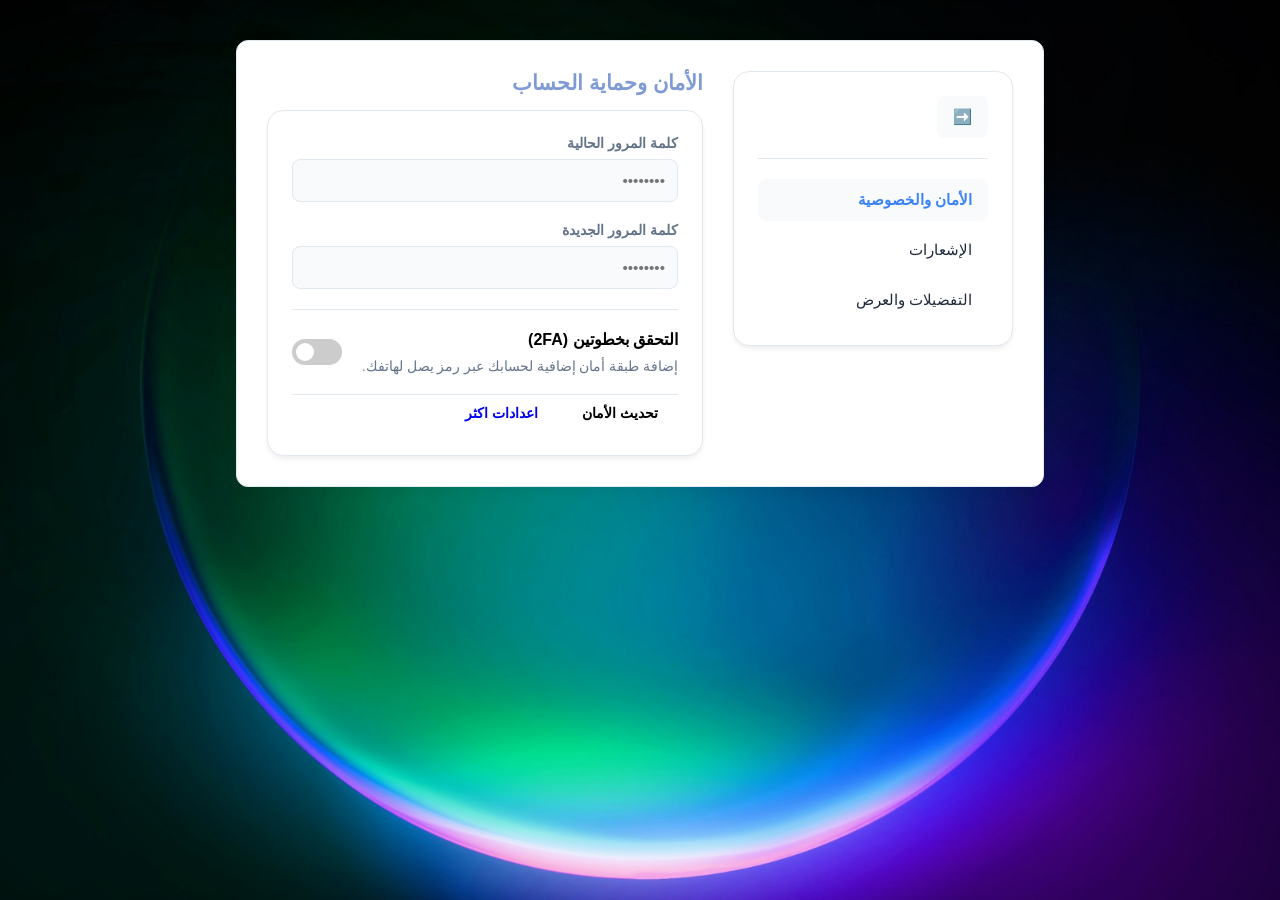
<file: HTMLPage4.html>
﻿<!DOCTYPE html>
<html lang="ar" dir="rtl">
<head>
    <meta charset="UTF-8">
    <meta name="viewport" content="width=device-width, initial-scale=1.0">
    <title data-i18n="settings_title">الإعدادات</title>
    <link href="https://fonts.googleapis.com/css2?family=Cairo:wght@400;600;700&family=Poppins:wght@400;500;600&display=swap" rel="stylesheet">
    <link rel="stylesheet" href="StyleSheet3.css">
</head>
<body>

    <div class="settings-container">
        <!-- القائمة الجانبية للإعدادات -->
        <aside class="settings-sidebar">
            <div class="user-profile-summary">
                <a href="index.html" class="nav-item1" data-i18n="arrow"> ➡️ </a>
            </div>
            <nav class="sidebar-nav">
                <a href="#profile" class="nav-item active" data-i18n="nav_security">الأمان والخصوصية</a>
                <a href="#notifications" class="nav-item" data-i18n="nav_notifications">الإشعارات</a>
                <a href="#preferences" class="nav-item" data-i18n="nav_preferences">التفضيلات والعرض</a>
            </nav>
        </aside>

        <!-- المحتوى الرئيسي للإعدادات -->
        <main class="settings-main">


            <!-- قسم التفضيلات (اللغة والدارك مود) -->
            <section id="preferences" class="settings-section">
                    <h2 data-i18n="section_preferences">مظهر الموقع واللغة</h2>
                    <div class="settings-card">
                        <div class="setting-row">
                            <div class="setting-info">
                                <h4 data-i18n="row_theme_title">مظهر الواجهة</h4>
                                <p data-i18n="row_theme_desc">التبديل بين الوضع الداكن والوضع الفاتح المريح للعين.</p>
                            </div>
                            <button id="theme-toggle" class="btn btn-secondary">الوضع الداكن</button>
                        </div>

                        <div class="setting-row">
                            <div class="setting-info">
                                <h4 data-i18n="row_lang_title">لغة الموقع</h4>
                                <p data-i18n="row_lang_desc">اختر اللغة المفضلة لتصفح المنصة.</p>
                            </div>
                            <button id="lang-toggle" class="btn btn-secondary">English</button>
                        </div>
                    </div>
            </section>

            <!-- قسم الأمان -->
            <section id="profile" class="settings-section">
                <h2 data-i18n="section_security">الأمان وحماية الحساب</h2>
                <div class="settings-card">
                    <div class="input-grid">
                        <div class="input-group">
                            <label data-i18n="label_old_pass">كلمة المرور الحالية</label>
                            <input type="password" placeholder="••••••••">
                        </div>
                        <div class="input-group">
                            <label data-i18n="label_new_pass">كلمة المرور الجديدة</label>
                            <input type="password" placeholder="••••••••">
                        </div>
                    </div>

                    <div class="setting-row border-top">
                        <div class="setting-info">
                            <h4 data-i18n="row_2fa_title">التحقق بخطوتين (2FA)</h4>
                            <p data-i18n="row_2fa_desc">إضافة طبقة أمان إضافية لحسابك عبر رمز يصل لهاتفك.</p>
                        </div>
                        <label class="switch">
                            <input type="checkbox" id="switch-2fa">
                            <span class="slider"></span>
                        </label>
                    </div>
                    <button id="update-security-btn" class="btn btn-primary" data-i18n="btn_update_pass">تحديث الأمان</button>
                    <a href="HTMLPage8.html"><button class="btn btn-primary">اعدادات اكثر</button></a>

                </div>
            </section>

            <!-- قسم الإشعارات -->
            <section id="notifications" class="settings-section">
                <h2 data-i18n="section_notifications">إعدادات التنبيهات</h2>
                <div class="settings-card">
                    <div class="setting-row">
                        <div class="setting-info">
                            <h4 data-i18n="row_notif_email">إشعارات البريد الإلكتروني</h4>
                            <p data-i18n="row_notif_email_desc">استقبال تقارير أسبوعية وتحديثات المنصة عبر البريد.</p>
                        </div>
                        <!-- الخيار الأول: أضفنا id="switch-email" -->
                        <label class="switch">
                            <input type="checkbox" id="switch-email">
                            <span class="slider"></span>
                        </label>
                        <fluent-switch tabindex="0" checked="false" controlid="409" aria-label="Only apply page colors when high contrast themes are on" aria-description=""></fluent-switch>
                        </label>
                    </div>

                    <div class="setting-row">
                        <div class="setting-info">
                            <h4 data-i18n="row_notif_offers">العروض والخصومات</h4>
                            <p data-i18n="row_notif_offers_desc">تنبيهي عند وجود خصومات أو ميزات جديدة متاحة.</p>
                            <!-- الخيار الثاني: أضفنا id="switch-offers" -->
                            <label class="switch">
                                <input type="checkbox" id="switch-offers">
                                <span class="slider"></span>
                            </label>

                        </div>
                    </div>
                </div>
            </section>

            <!-- منطقة الخطر (حذف الحساب) -->
            <section id="danger" class="settings-section">
                <h2 class="text-danger" data-i18n="section_danger">حذف الحساب</h2>
                <div class="settings-card border-danger">
                    <div class="setting-row">
                        <div class="setting-info">
                            <h4 data-i18n="row_delete_title">حذف الحساب نهائياً</h4>
                            <p data-i18n="row_delete_desc">بمجرد حذف الحساب، سيتم إزالة جميع بياناتك ولا يمكن استعادتها.</p>
                        </div>
                        <button id="delete-account-btn" class="btn btn-danger" data-i18n="btn_delete">حذف الحساب</button>
                    </div>
                </div>
            </section>

        </main>
    </div>

    <script src="Script1.js"></script>
</body>
</html>
</file>
<file: StyleSheet3.css>
﻿html {
    height: 100vh;
}
h1 {
    display: flex;
    font-size: 3em;
    font-weight: bold;
    unicode-bidi: isolate;
    font-style: italic;
    font-family: Cambria, Cochin, Georgia, Times, Times New Roman, serif;
}

footer {
    font-variant-position: sub;
}
input {
    font-size: 0.700em;
}

#diagnose-button {
    background-color: black;
    color: lightblue;
    border-radius: 4px;
    width: auto;
    height: 40px;
    font-style: normal;
    font-weight: 600;
    font-size: 16px;
    line-height: 22px;
    outline: none;
    padding-inline: 10px;
}

.text-button {
    float: inline-start !important;
    margin-bottom: 10px;
}

user agent stylesheet
button {
    appearance: auto;
    text-rendering: auto;
    color: black;
    letter-spacing: normal;
    word-spacing: normal;
    line-height: normal;
    text-transform: none;
    text-indent: 0px;
    text-shadow: none;
    display: inline-block;
    text-align: center;
}

button {
    border: 0;
    font-size: .875em;
    font-family: 'Trebuchet MS', 'Lucida Sans Unicode', 'Lucida Grande', 'Lucida Sans', Arial, sans-serif;
    border-radius: 4px;
    box-sizing: border-box;
    cursor: pointer;
    margin: 0;
    padding: 8px 16px;
    transition: box-shadow 150ms cubic-bezier(0.4, 0, 0.2, 1);
    user-select: none;
    text-decoration-color: antiquewhite;
    color: #ffffff;
    background-color: #0078d4;
}
/* إعادة تهيئة وإعدادات الصفحة العامة */
* {
    box-sizing: border-box;
    margin: 0;
    padding: 0;
    font-family: 'Segoe UI', Tahoma, Geneva, Verdana, sans-serif;
}

body {
    background-color: #f3f4f6; /* خلفية رمادية فاتحة ومريحة للعين */
}

/* شريط التنقل العلوي */
.navbar {
    background-color: var(--card-bg);
    padding: 12px 40px;
    display: flex;
    justify-content: space-between;
    align-items: center;
    box-shadow: 0 2px 8px rgba(0, 0, 0, 0.06);
    direction: rtl; /* تفعيل اتجاه النصوص من اليمين لليسار */
}
/* تنسيق حاوية الشعار */
.logo {
    display: flex;
    align-items: center;
}

/* تنسيق الشعار نفسه وتقييد حجمه */
.logo-img {
    height: 40px; /* حدد الارتفاع الذي تراه مناسباً لشريط موقعك (مثلاً بين 40px إلى 50px) */
    width: auto; /* مهم جداً: يجعل العرض يتناسب تلقائياً مع الارتفاع دون تشويه الأبعاد */
    object-fit: contain; /* يضمن احتواء الصورة بالكامل داخل المساحة المحددة بسلاسة */
    right: 0;
}

/* الحاوية الأساسية للقائمة */
.profile-dropdown {
    position: relative; /* مهم جداً لكي تلتزم القائمة بمكانها أسفل الزر */
}

.profile-btn {
    background: none; /* إزالة الخلفية البيضاء المستطيلة تماماً */
    border: none; /* إزالة الإطار المستطيل */
    padding: 0; /* إلغاء الفراغات الداخلية التي كانت تسبب التمدد */
    cursor: pointer;
    display: flex;
    align-items: center;
    justify-content: center;
    border-radius: 50%; /* جعل الزر دائرياً تماماً */
    outline: none;
}

/* تنسيق الصورة */
.avatar {
    width: 42px; /* قمنا بتكبير حجم الصورة قليلاً لتسهيل النقر عليها */
    height: 42px;
    border-radius: 50%;
    object-fit: cover;
    border: 2px solid #e5e7eb; /* إطار دائري خفيف وجميل حول الصورة */
    transition: all 0.2s ease;
}

    /* تأثير تفاعلي ممتع عند تمرير الماوس فوق الصورة */
    .avatar:hover {
        border-color: #3b82f6; /* يتغير لون الإطار الدائري إلى الأزرق */
        transform: scale(1.05); /* تكبير بسيط جداً بنسبة 5% يعطي شعوراً بالحيوية */
    }

.username {
    font-size: 14px;
    font-weight: 600;
    color: #374151;
}

/* حركة دوران سهم الخيارات عند تفعيل القائمة */
.profile-dropdown.active .chevron-icon {
    transform: rotate(180deg);
}

/* تصميم القائمة المنسدلة والتأثير الحركي */
.dropdown-menu {
    position: absolute;
    top: calc(100% + 8px);
    left: 0; /* محاذاة القائمة مع يمين زر المستخدم */
    background-color: #ffffff;
    box-shadow: 0 10px 15px -3px rgba(0, 0, 0, 0.1), 0 4px 6px -4px rgba(0, 0, 0, 0.05);
    border-radius: 12px;
    border: 1px solid #f3f4f6;
    padding: 8px;
    min-width: 220px;
    list-style: none;
    z-index: 1000;
    /* إعدادات الحركة الافتراضية (مخفية) */
    opacity: 0;
    visibility: hidden;
    transform: translateY(-12px); /* تبدأ مرتفعة قليلاً لتنزل لأسفل عند الفتح */
    transition: opacity 0.2s ease, transform 0.2s ease, visibility 0.2s;
}

/* عند إضافة كلاس active للقائمة بالـ JavaScript */
.profile-dropdown.active .dropdown-menu {
    opacity: 1;
    visibility: visible;
    transform: translateY(0);
}

/* معلومات المستخدم بالأعلى */
.user-info {
    padding: 10px 12px;
    display: flex;
    flex-direction: column;
}

.user-name {
    font-size: 14px;
    font-weight: 600;
    color: #111827;
}

.user-email {
    font-size: 12px;
    color: #6b7280;
    margin-top: 2px;
}

.dropdown-menu hr {
    border: 0;
    border-top: 1px solid #f3f4f6;
    margin: 6px 0;
}

/* روابط وعناصر القائمة */
.dropdown-menu li a {
    display: flex;
    align-items: center;
    gap: 10px;
    padding: 10px 12px;
    color: #4b5563;
    text-decoration: none;
    font-size: 14px;
    border-radius: 8px;
    transition: all 0.15s ease;
}

    .dropdown-menu li a:hover {
        background-color: #f3f4f6;
        color: #1f2937;
    }

.menu-icon {
    color: #9ca3af;
    transition: color 0.15s ease;
}

.dropdown-menu li a:hover .menu-icon {
    color: #4b5563;
}

/* زر تسجيل الخروج باللون الأحمر */
.dropdown-menu .logout-btn {
    color: #ef4444;
}

    .dropdown-menu .logout-btn:hover {
        background-color: #fef2f2;
        color: #dc2626;
    }

        .dropdown-menu .logout-btn:hover .menu-icon {
            color: #dc2626;
        }
:root {
    --bg-global: #f8fafc;
    --bg-card: #ffffff;
    --bg-sidebar: #ffffff;
    --text-main: #1e293b;
    --text-muted: #64748b;
    --accent-color: #3b82f6;
    --accent-hover: #2563eb;
    --border-color: #e2e8f0;
    --input-bg: #f8fafc;
    --danger-color: #ef4444;
    --danger-hover: #dc2626;
    --shadow: 0 4px 6px -1px rgba(0, 0, 0, 0.05), 0 2px 4px -1px rgba(0, 0, 0, 0.03);
    --h-color: #7f9ad5;
}

/* تحويل الألوان للوضع الداكن الاحترافي (Dark Slate) */
[data-theme="dark"] {
    --bg-global: #0f172a;
    --bg-card: #1e293b;
    --bg-sidebar: #1e293b;
    --text-main: #f8fafc;
    --text-muted: #94a3b8;
    --accent-color: #3b82f6;
    --border-color: #334155;
    --input-bg: #0f172a;
    --shadow: 0 4px 6px -1px rgba(0, 0, 0, 0.2);
    --h-color: #e5e7eb;
}

* {
    box-sizing: border-box;
    margin: 0;
    padding: 0;
    transition: background 0.25s ease, color 0.25s ease, border-color 0.25s ease;
}

body {
    background-color: var(--bg-global);
    color: var(--text-main);
    min-height: 100vh;
    margin: 0;
    background-image:url(background.png);
    background-repeat: no-repeat;
    background-size: cover;
    background-position: unset;
    background-attachment: fixed;
    font-family: arial, verdana, Trebuchet MS;
    backface-visibility: hidden;
}

html[lang="ar"] {
    font-family: 'Cairo', sans-serif;
}

html[lang="en"] {
    font-family: 'Poppins', sans-serif;
}

/* حاوية الإعدادات المقسمة */
.settings-container {
    display: flex;
    max-width: 1200px;
    margin: 40px auto;
    background-color: transparent;
    gap: 30px;
    padding: 0 20px;
}

/* تصميم القائمة الجانبية */
.settings-sidebar {
    width: 280px;
    background-color: var(--bg-sidebar);
    border-radius: 16px;
    padding: 24px;
    height: fit-content;
    box-shadow: var(--shadow);
    border: 1px solid var(--border-color);
}

.user-profile-summary {
    display: flex;
    align-items: center;
    gap: 12px;
    padding-bottom: 20px;
    border-bottom: 1px solid var(--border-color);
    margin-bottom: 20px;
}

.avatar-placeholder {
    width: 48px;
    height: 48px;
    background-color: var(--accent-color);
    color: white;
    border-radius: 50%;
    display: flex;
    align-items: center;
    justify-content: center;
    font-weight: bold;
    font-size: 1.2rem;
}

.user-name {
    font-size: 1rem;
    font-weight: 600;
}

.user-role {
    font-size: 0.8rem;
    color: var(--text-muted);
}

.sidebar-nav {
    display: flex;
    flex-direction: column;
    gap: 8px;
}

.nav-item {
    padding: 12px 16px;
    color: var(--text-main);
    text-decoration: none;
    border-radius: 8px;
    font-size: 0.95rem;
    font-weight: 500;
}

    .nav-item.active, .nav-item:hover {
        background-color: var(--input-bg);
        color: var(--accent-color);
        font-weight: 600;
    }

/* تصميم المحتوى الرئيسي والبطاقات */
.settings-main {
    max-width:1400px;
    flex: 1;
    display: flex;
    flex-direction: column;
    gap: 35px;
}

.settings-section h2 {
    font-size: 1.3rem;
    margin-bottom: 15px;
    font-weight: 700;
}

.text-danger {
    color: var(--danger-color);
}

.settings-card {
    background-color: var(--bg-card);
    border-radius: 16px;
    padding: 24px;
    box-shadow: var(--shadow);
    border: 1px solid var(--border-color);
}

.border-danger {
    border-color: var(--danger-color);
}

/* شبكة المدخلات (Form Grid) */
.input-grid {
    display: grid;
    grid-template-columns: repeat(auto-fit, minmax(240px, 1fr));
    gap: 20px;
    margin-bottom: 20px;
}

.input-group {
    display: flex;
    flex-direction: column;
    gap: 8px;
}

    .input-group label {
        font-size: 0.9rem;
        color: var(--text-muted);
        font-weight: 600;
    }

    .input-group input {
        padding: 12px;
        border-radius: 8px;
        border: 1px solid var(--border-color);
        background-color: var(--input-bg);
        color: var(--text-main);
        font-size: 0.95rem;
        outline: none;
    }

        .input-group input:focus {
            border-color: var(--accent-color);
        }

/* صفوف التحكم والإعدادات الثنائية */
.setting-row {
    display: flex;
    justify-content: space-between;
    align-items: center;
    padding: 16px 0;
    gap: 20px;
}

    .setting-row:not(:last-child) {
        border-bottom: 1px solid var(--border-color);
    }

    .setting-row.border-top {
        border-top: 1px solid var(--border-color);
        margin-top: 20px;
    }

.setting-info h4 {
    font-size: 1rem;
    margin-bottom: 4px;
    font-weight: 600;
}

.setting-info p {
    font-size: 0.85rem;
    color: var(--text-muted);
}

/* الأزرار الاحترافية */
.btn {
    padding: 10px 20px;
    border-radius: 8px;
    font-weight: 600;
    cursor: pointer;
    border: none;
    font-size: 0.9rem;
}

.btn-primary {
    background-color: var(--accent-color);
    color: white;
}

    .btn-primary:hover {
        background-color: var(--accent-hover);
    }

.btn-secondary {
    background-color: var(--input-bg);
    color: var(--text-main);
    border: 1px solid var(--border-color);
}

.btn-danger {
    background-color: var(--danger-color);
    color: white;
}

    .btn-danger:hover {
        background-color: var(--danger-hover);
    }

/* أزرار التبديل الذكية (Toggle Switches) */
.switch {
    position: relative;
    display: inline-block;
    width: 44px;
    height: 24px;
    min-width: 44px;
}

    .switch input {
        opacity: 0;
        width: 0;
        height: 0;
    }

.slider {
    position: absolute;
    cursor: pointer;
    top: 0;
    left: 0;
    right: 0;
    bottom: 0;
    background-color: #cbd5e1;
    transition: .3s;
    border-radius: 24px;
    direction:ltr;
}

    .slider:before {
        position: absolute;
        content: "";
        height: 18px;
        width: 18px;
        left: 3px;
        bottom: 3px;
        background-color: white;
        transition: .3s;
        border-radius: 50%;
        direction:ltr;
    }

input:checked + .slider {
    background-color: var(--accent-color);
}

    input:checked + .slider:before {
        transform: translateX(20px);
    }

/* لتعديل حركة الزر في الاتجاه الإنجليزي */
html[dir="ltr"] input:checked + .slider:before {
    transform: translateX(20px);
}
/* لضمان انزلاق التوجيه الصحيح في الـ RTL تلقائياً */
html[dir="rtl"] input:checked + .slider:before {
    transform: translateX(-20px);
}

/* التجاوب مع الشاشات الصغيرة */
@media (max-width: 768px) {
    .settings-container {
        max-width: 1400px;
        flex-direction: column;
        margin: 20px auto;
    }

    .settings-sidebar {
        width: 100%;
    }
}

/* 3. التنسيقات العامة للموقع */
* {
    box-sizing: border-box;
    margin: 0;
    padding: 0;
    transition: background 0.3s ease, color 0.3s ease; /* نعومة التحول */
}

body {
    background-color: var(--bg-color);
    color: var(--text-color);
    min-height: 100vh;
    display: flex;
    flex-direction: column;
}

/* تخصيص الخطوط حسب لغة الصفحة */
html[lang="ar"] {
    font-family: 'Cairo', sans-serif;
}

html[lang="en"] {
    font-family: 'Poppins', sans-serif;
}

/* شريط الإعدادات */
.settings-bar {
    display: flex;
    justify-content: flex-end;
    gap: 15px;
    background-color: var(--card-bg);
    box-shadow: 0 2px 10px rgba(0,0,0,0.05);
    padding: 12px 40px;
    display: flex;
    justify-content: space-between;
    align-items: center;
    box-shadow: 0 2px 8px rgba(0, 0, 0, 0.06);
    direction: rtl; /* تفعيل اتجاه النصوص من اليمين لليسار */
}
/* تنسيق الأزرار */
.btn {
    padding: 10px 20px;
    border: none;
    border-radius: 5px;
    background-color: var(--btn-bg);
    color: var(--btn-text);
    font-weight: bold;
    cursor: pointer;
}

    .btn:hover {
        opacity: 0.9;
    }

/* صندوق المحتوى */
.content-box1 {
    margin: auto;
    background-color: var(--card-bg);
    border-radius: 10px;
    max-width: 600px;
    box-shadow: 0 4px 15px rgba(0,0,0,0.05);
    padding: 12px 40px;
    justify-content: space-between;
    box-shadow: 0 2px 8px rgba(0, 0, 0, 0.06);
}

.content-box {
    margin: auto;
    background-color: var(--card-bg);
    border-radius: 10px;
    max-width: 600px;
    text-align: center;
    box-shadow: 0 4px 15px rgba(0,0,0,0.05);
    display: flex;
    padding: 12px 40px;
    justify-content: space-between;
    box-shadow: 0 2px 8px rgba(0, 0, 0, 0.06);
}

.content-box2 {
    margin: auto;
    background-color: var(--card-bg);
    border-radius: 10px;
    max-width: 1400px;
    box-shadow: 0 4px 15px rgba(0,0,0,0.05);
    padding: 12px 40px;
    justify-content: space-between;
    box-shadow: 0 2px 8px rgba(0, 0, 0, 0.06);
}



.content-box h1 {
    margin-bottom: 15px;
}

p {
    background-color: var(--p-bg-color);
    color:var(--t-p-color);
}
h2 {
    color: var(--h-color);
}
.settings-container {
    margin: 40px auto;
    background-color: var(--bg-card);
    padding: 30px;
    border-radius: 12px;
    box-shadow: 0 4px 15px rgba(0,0,0,0.05);
    border: 1px solid var(--border-color);
}

h1 {
    margin-top: 0;
    font-size: 1.8rem;
    border-bottom: 2px solid var(--border-color);
    padding-bottom: 15px;
}

/* تنسيق أقسام الإعدادات */
.setting-row {
    display: flex;
    justify-content: space-between;
    align-items: center;
    padding: 20px 0;
    border-bottom: 1px solid var(--border-color);
}

    .setting-row:last-child {
        border-bottom: none;
    }

.setting-info {
    display: flex;
    flex-direction: column;
    gap: 5px;
}

.setting-title {
    font-weight: 600;
}

.setting-desc {
    font-size: 0.85rem;
    color: var(--text-sub);
}

/* تنسيق أزرار التبديل الذكية (Toggle Switches) */
.switch {
    position: relative;
    display: inline-block;
    width: 50px;
    height: 26px;
}

    .switch input {
        opacity: 0;
        width: 0;
        height: 0;
    }

.slider {
    position: absolute;
    cursor: pointer;
    top: 0;
    left: 0;
    right: 0;
    bottom: 0;
    background-color: #ccc;
    transition: .4s;
    border-radius: 34px;
}

    .slider:before {
        position: absolute;
        content: "";
        height: 18px;
        width: 18px;
        left: 4px;
        bottom: 4px;
        background-color: white;
        transition: .4s;
        border-radius: 50%;
    }

input:checked + .slider {
    background-color: var(--accent-color);
}

    input:checked + .slider:before {
        transform: translateX(24px);
    }

/* تنسيق القوائم المنسدلة والـ Sliders */
select {
    padding: 8px 12px;
    border-radius: 6px;
    border: 1px solid var(--border-color);
    background-color: var(--bg-card);
    color: var(--text-main);
    outline: none;
    cursor: pointer;
}

input[type="range"] {
    cursor: pointer;
    accent-color: var(--accent-color);
}

/* نص تجريبي لمعاينة التغييرات فوراً */
.preview-box {
    margin-top: 25px;
    padding: 15px;
    background-color: var(--bg-body);
    border-radius: 8px;
    border: 1px dashed var(--border-color);
}
.nav-item1 {
    padding: 12px 16px;
    color: var(--text-main);
    text-decoration: none;
    border-radius: 8px;
    font-size: 0.95rem;
    font-weight: 500;
}

    .nav-item1, .nav-item1:hover {
        background-color: var(--input-bg);
        color: var(--accent-color);
        font-weight: 600;
    }
</file>
